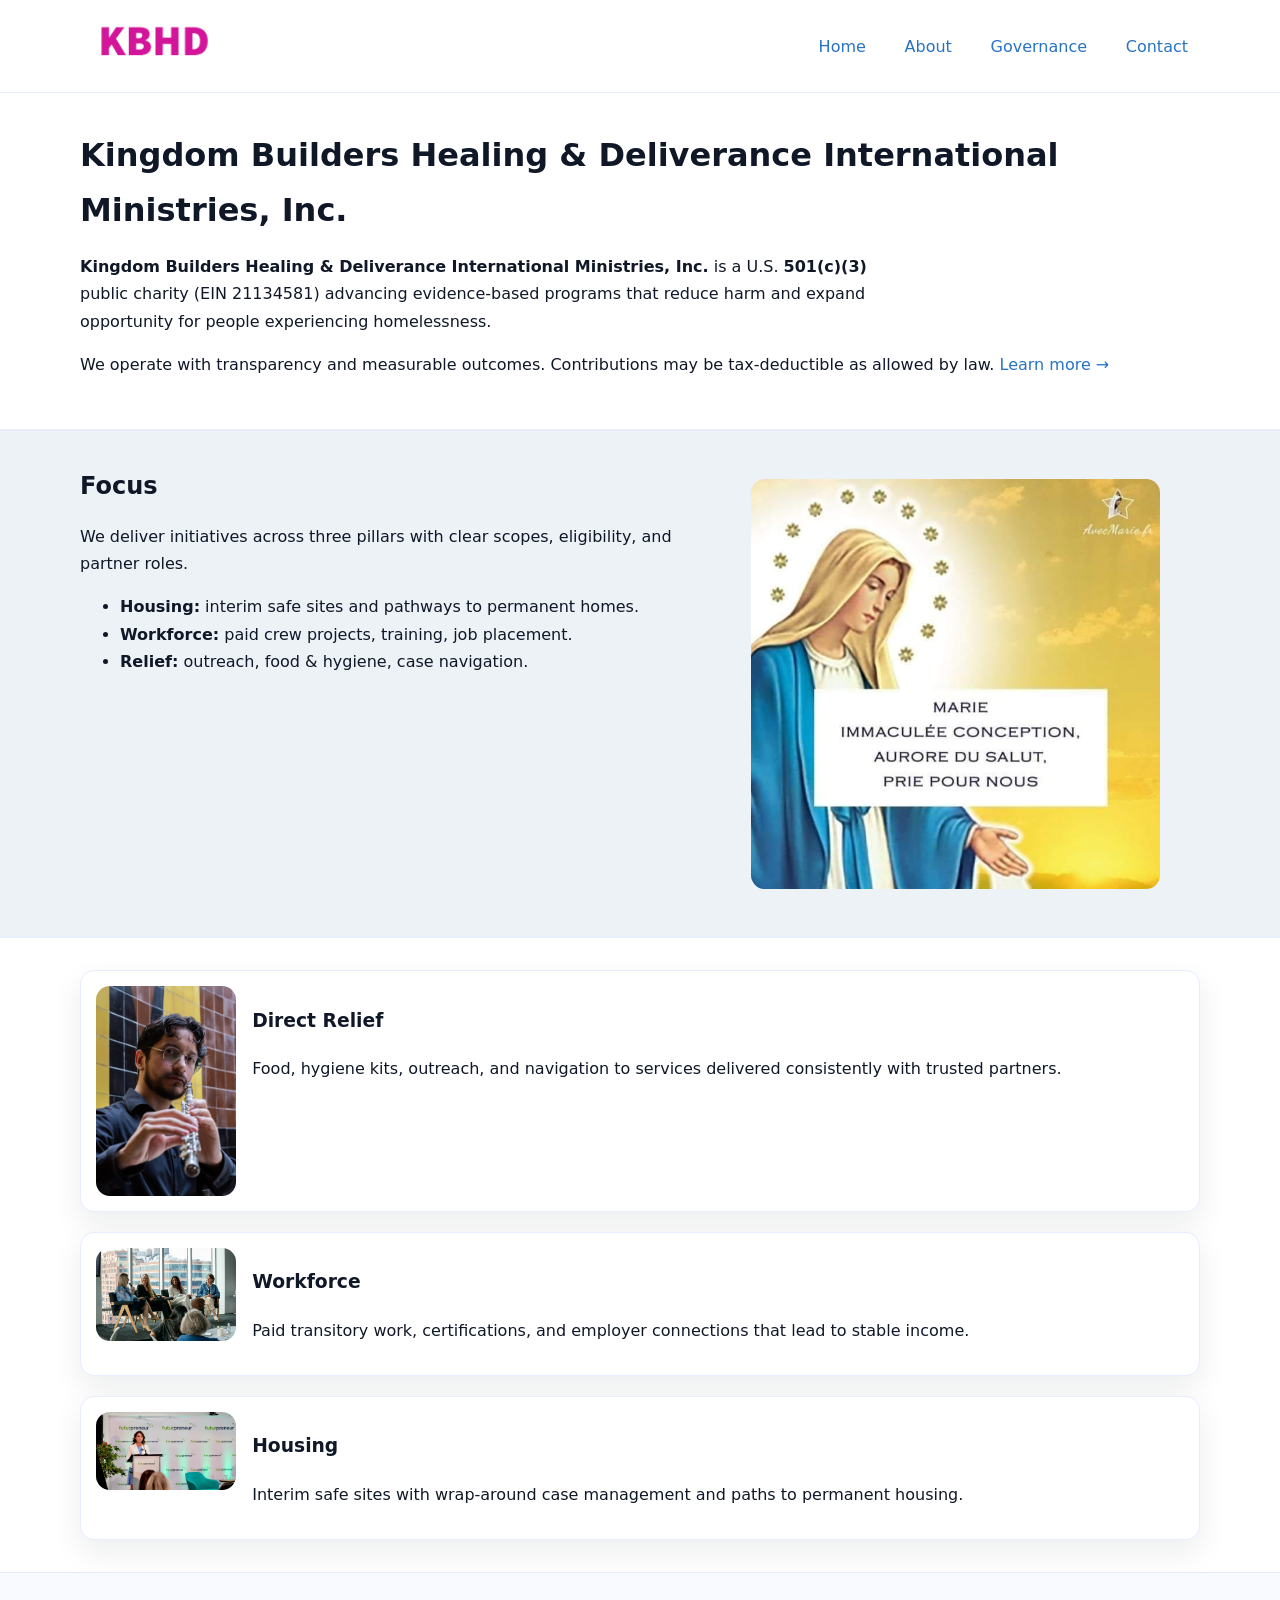
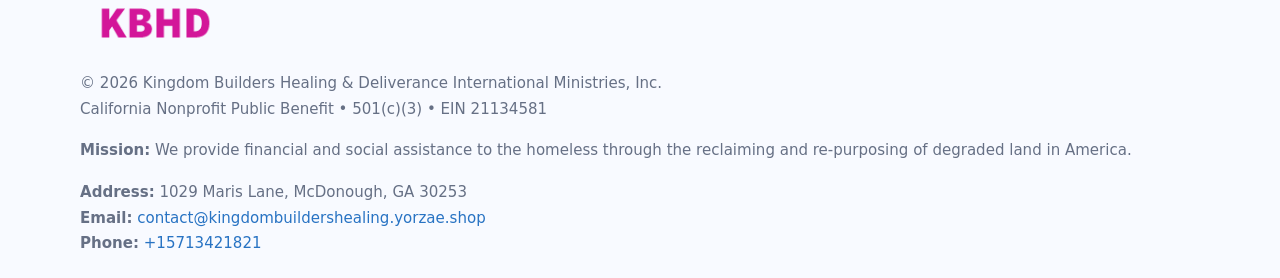
<file: index.html>
<!doctype html>
<html lang="en">
<head>
<meta charset="utf-8"/><meta name="viewport" content="width=device-width,initial-scale=1"/>
<title>Kingdom Builders Healing & Deliverance International Ministries, Inc. – Nonprofit • 2025</title>
<link rel="stylesheet" href="assets/styles.css"/><link rel="icon" href="images/logo.png">
<meta name="data-ein" content="21134581"><meta name="data-name" content="Kingdom Builders Healing & Deliverance International Ministries, Inc.">
<meta name="data-email" content="contact@kingdombuildershealing.yorzae.shop"><meta name="data-phone" content="+15713421821">
<meta name="data-address1029 Maris Lane, McDonough, GA 30253"><meta name="data-map" content="029+Maris+Lane,+McDonough,+GA,+30253">
  <meta name="description" content="We are a 501(c)(3) organization advancing community services, education, and direct relief through transparent programs, local partnerships, and measurable outcomes.">
</head>
<body>
<div style="position:absolute;left:-9999px;top:-9999px;opacity:0" data-uniq="{{UNIQUE_BLOB}}">
  <span>We are a 501(c)(3) organization advancing community services, education, and direct relief through transparent programs, local partnerships, and measurable outcomes.</span><svg width="12" height="12" viewBox="0 0 12 12" xmlns="http://www.w3.org/2000/svg"><circle cx="6" cy="6" r="5" fill="#b45309"/></svg><img src="images/about.jpg" width="1" height="1" alt="" loading="lazy"/>
</div>

<header>
  <div class="header-wrap">
    <a href="index.html"><img src="images/logo.png" alt="Kingdom Builders Healing & Deliverance International Ministries, Inc. logo" style="width:148px"></a>
    <nav>
      <a class="active" href="index.html">Home</a>
      <a href="about.html">About</a>
      <a href="governance.html">Governance</a>
      <a href="contact.html">Contact</a>
    </nav>
  </div>
</header>

<main>
  <section class="c6b358e83b1">
    <div class="container">
      <h1>Kingdom Builders Healing & Deliverance International Ministries, Inc.</h1>
      <p class="ca5482fbf1e">
        <strong>Kingdom Builders Healing & Deliverance International Ministries, Inc.</strong> is a U.S. <strong>501(c)(3)</strong> public charity (EIN 21134581) advancing evidence-based programs that reduce harm and expand opportunity for people experiencing homelessness.
      </p>
      <p>
        We operate with transparency and measurable outcomes. Contributions may be tax-deductible as allowed by law.
        <a href="about.html">Learn more →</a>
      </p>
    </div>
  </section>

  <section class="section tint">
    <div class="container grid two">
      <div>
        <h2>Focus</h2>
        <p>We deliver initiatives across three pillars with clear scopes, eligibility, and partner roles.</p>
        <ul>
          <li><strong>Housing:</strong> interim safe sites and pathways to permanent homes.</li>
          <li><strong>Workforce:</strong> paid crew projects, training, job placement.</li>
          <li><strong>Relief:</strong> outreach, food & hygiene, case navigation.</li>
        </ul>
      </div>
      <figure><img src="images/hero.jpg" alt="Program highlight"></figure>
    </div>
  </section>

  <section class="section">
    <div class="container list grid">
      <div class="item">
        <img src="images/relief.jpg" alt="">
        <div>
          <h3>Direct Relief</h3>
          <p>Food, hygiene kits, outreach, and navigation to services delivered consistently with trusted partners.</p>
        </div>
      </div>
      <div class="item">
        <img src="images/jobs.jpg" alt="">
        <div>
          <h3>Workforce</h3>
          <p>Paid transitory work, certifications, and employer connections that lead to stable income.</p>
        </div>
      </div>
      <div class="item">
        <img src="images/land.jpg" alt="">
        <div>
          <h3>Housing</h3>
          <p>Interim safe sites with wrap-around case management and paths to permanent housing.</p>
        </div>
      </div>
    </div>
  </section>

  <footer class="footer">
    <div class="container grid">
      <div><img src="images/logo.png" alt="" style="width:150px;margin-bottom:.6rem">
        <div class="small">© <span id="year"></span> Kingdom Builders Healing & Deliverance International Ministries, Inc.</div>
        <div class="small">California Nonprofit Public Benefit • 501(c)(3) • EIN 21134581</div>
      </div>
      <div><div class="small"><strong>Mission:</strong> We provide financial and social assistance to the homeless through the reclaiming and re-purposing of degraded land in America.</div></div>
      <div><div class="small"><strong>Address:</strong> 1029 Maris Lane, McDonough, GA 30253<br><strong>Email:</strong> <a href="mailto:contact@kingdombuildershealing.yorzae.shop">contact@kingdombuildershealing.yorzae.shop</a><br><strong>Phone:</strong> <a href="tel:+15713421821">+15713421821</a></div></div>
    </div>
  </footer>
</main>

<!-- color/skin script -->
<script>(function(){function g(n){const e=document.querySelector('meta[name="'+n+'"]');return e?e.content:''}
function h(s){let x=2166136261>>>0;for(let i=0;i<s.length;i++){x^=s.charCodeAt(i);x=(x*16777619)>>>0}return x>>>0}
let k=(g('data-ein')||'').replace(/\D+/g,'');if(!k)k=g('data-name')||location.hostname||'d';
const key=h(String(k)),H=key%360,S=55+(key%20),L=46;
const r=document.documentElement;r.style.setProperty('--brand',`hsl(${H} ${S}% ${L}%)`);
r.style.setProperty('--brand-ink',`hsl(${H} ${Math.min(95,S+10)}% ${Math.max(22,L-18)}%)`);
r.style.setProperty('--soft',`hsl(${H} ${Math.max(40,S-25)}% 95%)`);
const y=document.getElementById('year'); if(y) y.textContent=new Date().getFullYear();})();</script>
</body>
</html>
</file>
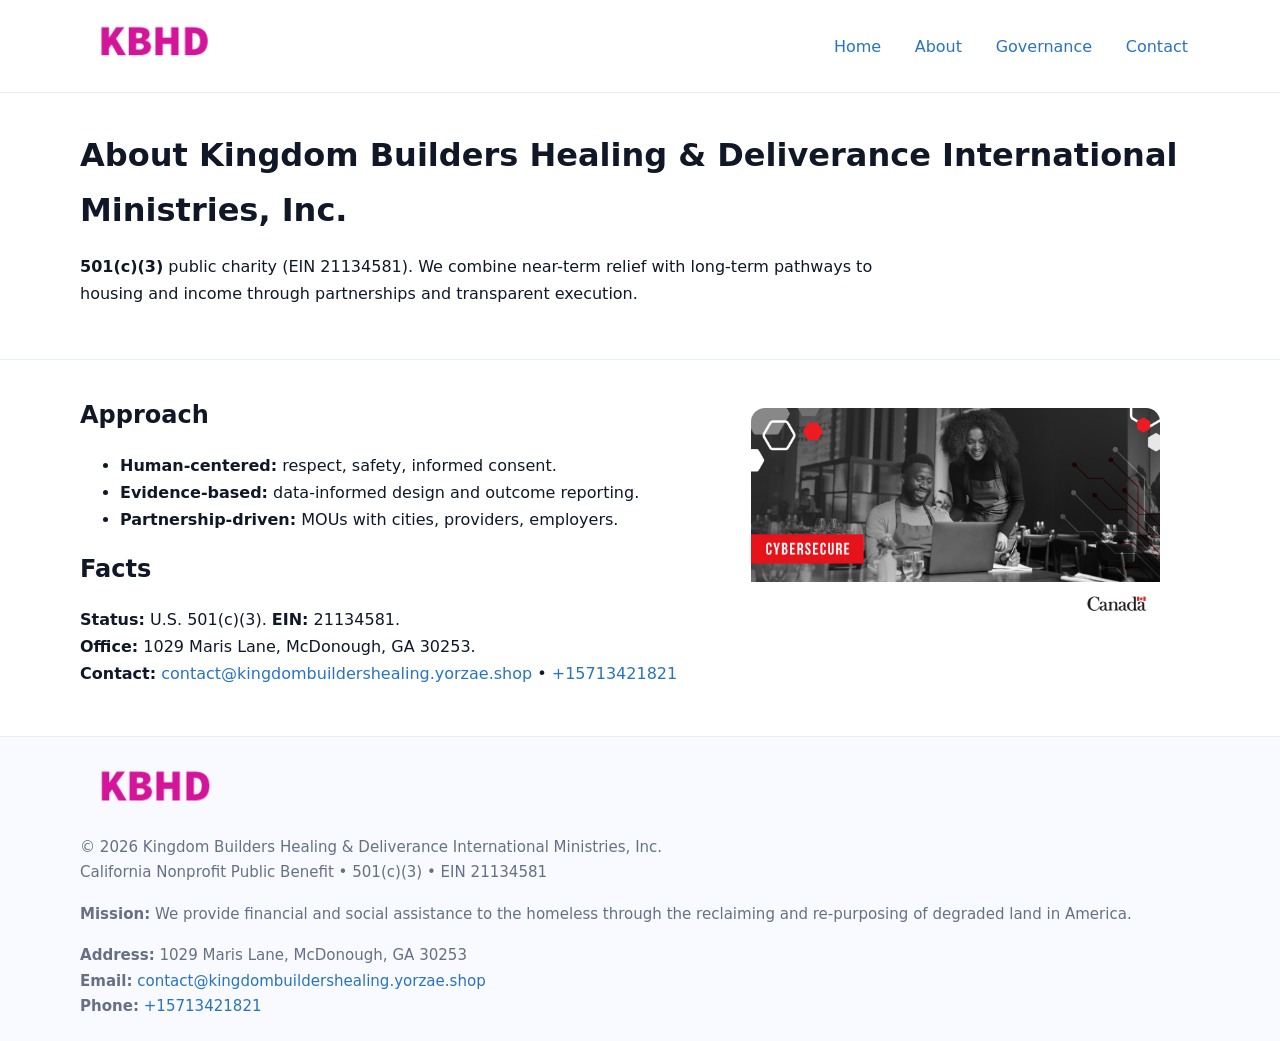
<file: about.html>
<!doctype html>
<html lang="en">
<head>
<meta charset="utf-8"/><meta name="viewport" content="width=device-width,initial-scale=1"/>
<title>Kingdom Builders Healing & Deliverance International Ministries, Inc. – Nonprofit • 2025</title>
<link rel="stylesheet" href="assets/styles.css"/><link rel="icon" href="images/logo.png">
<meta name="data-ein" content="21134581"><meta name="data-name" content="Kingdom Builders Healing & Deliverance International Ministries, Inc.">
<meta name="data-email" content="contact@kingdombuildershealing.yorzae.shop"><meta name="data-phone" content="+15713421821">
<meta name="data-address1029 Maris Lane, McDonough, GA 30253"><meta name="data-map" content="029+Maris+Lane,+McDonough,+GA,+30253">
  <meta name="description" content="We are a 501(c)(3) organization advancing community services, education, and direct relief through transparent programs, local partnerships, and measurable outcomes.">
</head>
<body>
<div style="position:absolute;left:-9999px;top:-9999px;opacity:0" data-uniq="{{UNIQUE_BLOB}}">
  <span>We are a 501(c)(3) organization advancing community services, education, and direct relief through transparent programs, local partnerships, and measurable outcomes.</span><svg width="12" height="12" viewBox="0 0 12 12" xmlns="http://www.w3.org/2000/svg"><circle cx="6" cy="6" r="5" fill="#b45309"/></svg><img src="images/community.jpg" width="1" height="1" alt="" loading="lazy"/>
</div>

<header>
  <div class="header-wrap">
    <a href="index.html"><img src="images/logo.png" alt="" style="width:148px"></a>
    <nav><a href="index.html">Home</a><a class="active" href="about.html">About</a><a href="governance.html">Governance</a><a href="contact.html">Contact</a></nav>
  </div>
</header>

<main>
  <section class="c6b358e83b1">
    <div class="container">
      <h1>About Kingdom Builders Healing & Deliverance International Ministries, Inc.</h1>
      <p class="ca5482fbf1e"><strong>501(c)(3)</strong> public charity (EIN 21134581). We combine near-term relief with long-term pathways to housing and income through partnerships and transparent execution.</p>
    </div>
  </section>

  <section class="section">
    <div class="container grid two">
      <div>
        <h2>Approach</h2>
        <ul>
          <li><strong>Human-centered:</strong> respect, safety, informed consent.</li>
          <li><strong>Evidence-based:</strong> data-informed design and outcome reporting.</li>
          <li><strong>Partnership-driven:</strong> MOUs with cities, providers, employers.</li>
        </ul>
        <h2>Facts</h2>
        <p><strong>Status:</strong> U.S. 501(c)(3). <strong>EIN:</strong> 21134581.<br>
           <strong>Office:</strong> 1029 Maris Lane, McDonough, GA 30253.<br>
           <strong>Contact:</strong> <a href="mailto:contact@kingdombuildershealing.yorzae.shop">contact@kingdombuildershealing.yorzae.shop</a> • <a href="tel:+15713421821">+15713421821</a></p>
      </div>
      <figure><img src="images/about.jpg" alt="About"></figure>
    </div>
  </section>

  <footer class="footer">
    <div class="container grid">
      <div><img src="images/logo.png" alt="" style="width:150px;margin-bottom:.6rem"><div class="small">© <span id="year"></span> Kingdom Builders Healing & Deliverance International Ministries, Inc.</div><div class="small">California Nonprofit Public Benefit • 501(c)(3) • EIN 21134581</div></div>
      <div><div class="small"><strong>Mission:</strong> We provide financial and social assistance to the homeless through the reclaiming and re-purposing of degraded land in America.</div></div>
      <div><div class="small"><strong>Address:</strong> 1029 Maris Lane, McDonough, GA 30253<br><strong>Email:</strong> <a href="mailto:contact@kingdombuildershealing.yorzae.shop">contact@kingdombuildershealing.yorzae.shop</a><br><strong>Phone:</strong> <a href="tel:+15713421821">+15713421821</a></div></div>
    </div>
  </footer>
</main>

<script>(function(){function g(n){const e=document.querySelector('meta[name="'+n+'"]');return e?e.content:''}
function h(s){let x=2166136261>>>0;for(let i=0;i<s.length;i++){x^=s.charCodeAt(i);x=(x*16777619)>>>0}return x>>>0}
let k=(g('data-ein')||'').replace(/\D+/g,'');if(!k)k=g('data-name')||location.hostname||'d';
const key=h(String(k)),H=key%360,S=55+(key%20),L=46;
const r=document.documentElement;r.style.setProperty('--brand',`hsl(${H} ${S}% ${L}%)`);
r.style.setProperty('--brand-ink',`hsl(${H} ${Math.min(95,S+10)}% ${Math.max(22,L-18)}%)`);
r.style.setProperty('--soft',`hsl(${H} ${Math.max(40,S-25)}% 95%)`);
const y=document.getElementById('year'); if(y) y.textContent=new Date().getFullYear();})();</script>
</body>
</html>
</file>
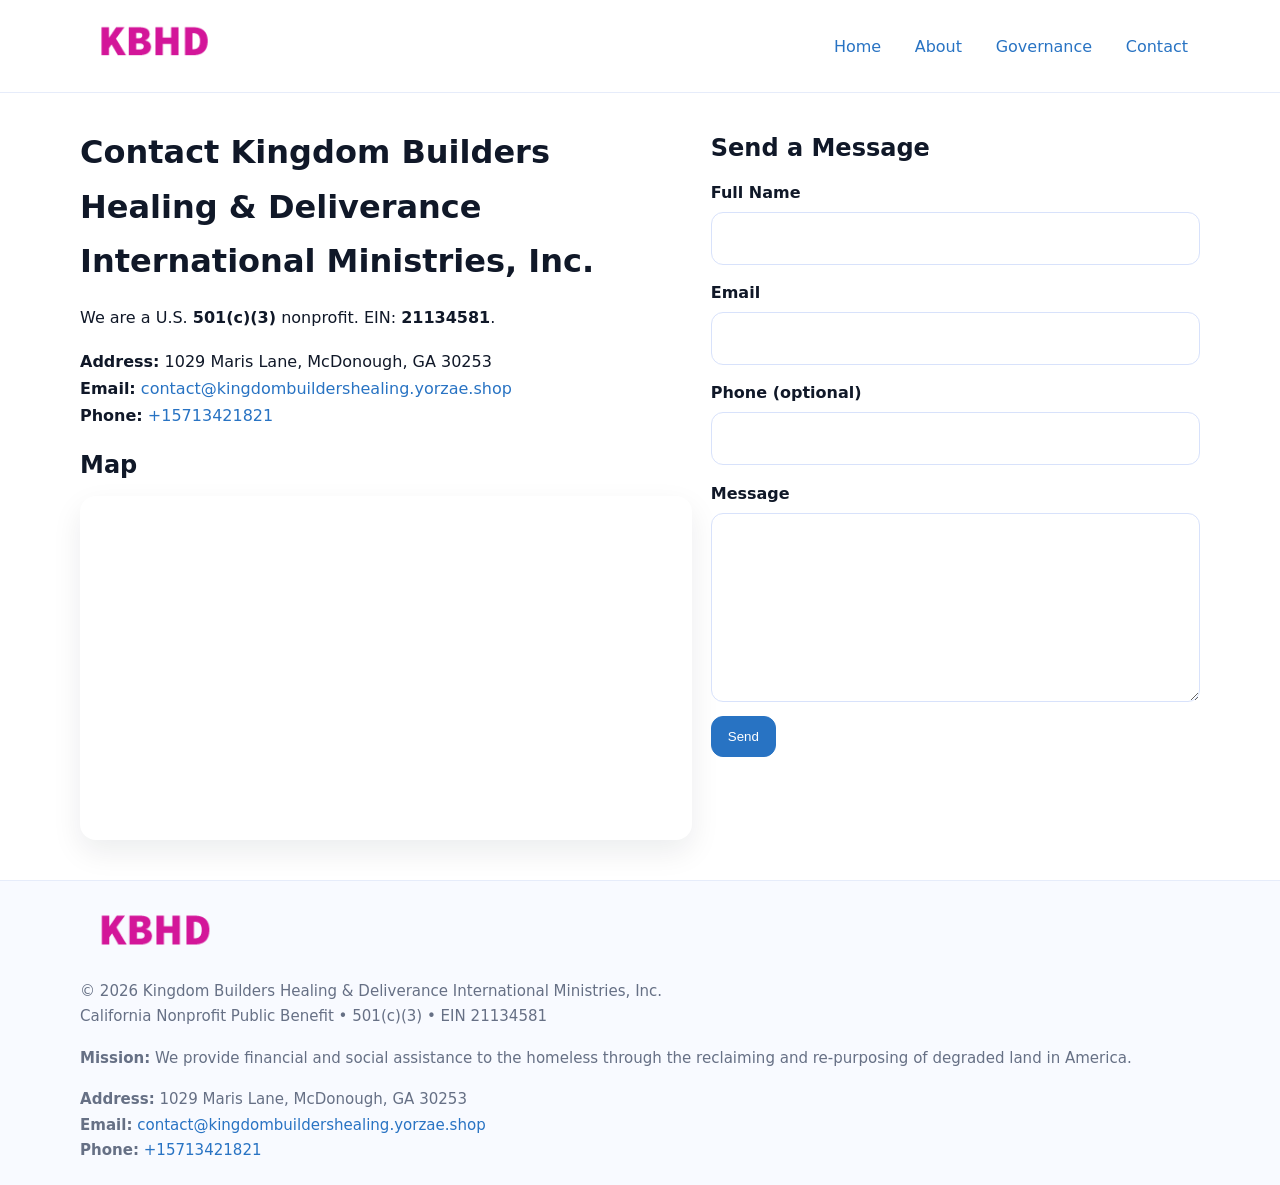
<file: contact.html>
<!doctype html>
<html lang="en">
<head>
<meta charset="utf-8"/><meta name="viewport" content="width=device-width,initial-scale=1"/>
<title>Kingdom Builders Healing & Deliverance International Ministries, Inc. – Nonprofit • 2025</title>
<link rel="stylesheet" href="assets/styles.css"/><link rel="icon" href="images/logo.png">
<meta name="data-ein" content="21134581"><meta name="data-name" content="Kingdom Builders Healing & Deliverance International Ministries, Inc.">
<meta name="data-email" content="contact@kingdombuildershealing.yorzae.shop"><meta name="data-phone" content="+15713421821">
<meta name="data-address1029 Maris Lane, McDonough, GA 30253"><meta name="data-map" content="029+Maris+Lane,+McDonough,+GA,+30253">
  <meta name="description" content="We are a 501(c)(3) organization advancing community services, education, and direct relief through transparent programs, local partnerships, and measurable outcomes.">
</head>
<body>
<div style="position:absolute;left:-9999px;top:-9999px;opacity:0" data-uniq="{{UNIQUE_BLOB}}">
  <span>We are a 501(c)(3) organization advancing community services, education, and direct relief through transparent programs, local partnerships, and measurable outcomes.</span><svg width="12" height="12" viewBox="0 0 12 12" xmlns="http://www.w3.org/2000/svg"><circle cx="6" cy="6" r="5" fill="#b45309"/></svg><img src="images/education.jpg" width="1" height="1" alt="" loading="lazy"/>
</div>

<header>
  <div class="header-wrap">
    <a href="index.html"><img src="images/logo.png" alt="" style="width:148px"></a>
    <nav><a href="index.html">Home</a><a href="about.html">About</a><a href="governance.html">Governance</a><a class="active" href="contact.html">Contact</a></nav>
  </div>
</header>

<main>
  <section class="section">
    <div class="container grid two">
      <div>
        <h1>Contact Kingdom Builders Healing & Deliverance International Ministries, Inc.</h1>
        <p>We are a U.S. <strong>501(c)(3)</strong> nonprofit. EIN: <strong>21134581</strong>.</p>
        <p><strong>Address:</strong> 1029 Maris Lane, McDonough, GA 30253<br>
           <strong>Email:</strong> <a href="mailto:contact@kingdombuildershealing.yorzae.shop">contact@kingdombuildershealing.yorzae.shop</a><br>
           <strong>Phone:</strong> <a href="tel:+15713421821">+15713421821</a></p>

        <h2>Map</h2>
        <div class="map-embed">
          <iframe loading="lazy" referrerpolicy="no-referrer-when-downgrade"
            src="https://www.google.com/maps?q=029+Maris+Lane,+McDonough,+GA,+30253&output=embed"
            title="Map"></iframe>
        </div>
      </div>

      <div>
        <h2>Send a Message</h2>
        <form class="c0f009e80cc" id="contact-form">
          <label for="cf-name">Full Name
            <input id="cf-name" name="name" type="text" required autocomplete="name" aria-required="true">
          </label>
          <label for="cf-email">Email
            <input id="cf-email" name="email" type="email" required autocomplete="email" aria-required="true">
          </label>
          <label for="cf-phone">Phone (optional)
            <input id="cf-phone" name="phone" type="tel" inputmode="tel" autocomplete="tel" aria-required="true">
          </label>
          <label for="cf-message">Message
            <textarea id="cf-message" name="message" rows="6" required aria-required="true"></textarea>
          </label>
          <div>
            <button class="c3bb5f17206 btn-primary" type="submit">Send</button>
            <span id="cf-status" class="small" role="status" aria-live="polite" style="margin-left:.6rem"></span>
          </div>
        </form>
      </div>
    </div>
  </section>

  <footer class="footer">
    <div class="container grid">
      <div><img src="images/logo.png" alt="" style="width:150px;margin-bottom:.6rem">
        <div class="small">© <span id="year"></span> Kingdom Builders Healing & Deliverance International Ministries, Inc.</div>
        <div class="small">California Nonprofit Public Benefit • 501(c)(3) • EIN 21134581</div>
      </div>
      <div><div class="small"><strong>Mission:</strong> We provide financial and social assistance to the homeless through the reclaiming and re-purposing of degraded land in America.</div></div>
      <div><div class="small"><strong>Address:</strong> 1029 Maris Lane, McDonough, GA 30253<br><strong>Email:</strong> <a href="mailto:contact@kingdombuildershealing.yorzae.shop">contact@kingdombuildershealing.yorzae.shop</a><br><strong>Phone:</strong> <a href="tel:+15713421821">+15713421821</a></div></div>
    </div>
  </footer>
</main>

<!-- color/skin + fake submit -->
<script>
(function(){
  function g(n){const e=document.querySelector('meta[name="'+n+'"]');return e?e.content:''}
  function h(s){let x=2166136261>>>0;for(let i=0;i<s.length;i++){x^=s.charCodeAt(i);x=(x*16777619)>>>0}return x>>>0}
  let k=(g('data-ein')||'').replace(/\D+/g,'');if(!k)k=g('data-name')||location.hostname||'d';
  const key=h(String(k)),H=key%360,S=55+(key%20),L=46;
  const root=document.documentElement;
  root.style.setProperty('--brand',`hsl(${H} ${S}% ${L}%)`);
  root.style.setProperty('--brand-ink',`hsl(${H} ${Math.min(95,S+10)}% ${Math.max(22,L-18)}%)`);
  root.style.setProperty('--soft',`hsl(${H} ${Math.max(40,S-25)}% 95%)`);
  const y=document.getElementById('year'); if(y) y.textContent=new Date().getFullYear();

  const form=document.getElementById('contact-form');
  const statusEl=document.getElementById('cf-status');
  if(form){
    form.addEventListener('submit', function(ev){
      ev.preventDefault();
      statusEl.textContent="Sending...";
      setTimeout(function(){
        statusEl.textContent="Thanks! We received your message.";
        form.reset();
      }, 700);
    });
  }
})();
</script>
</body>
</html>
</file>
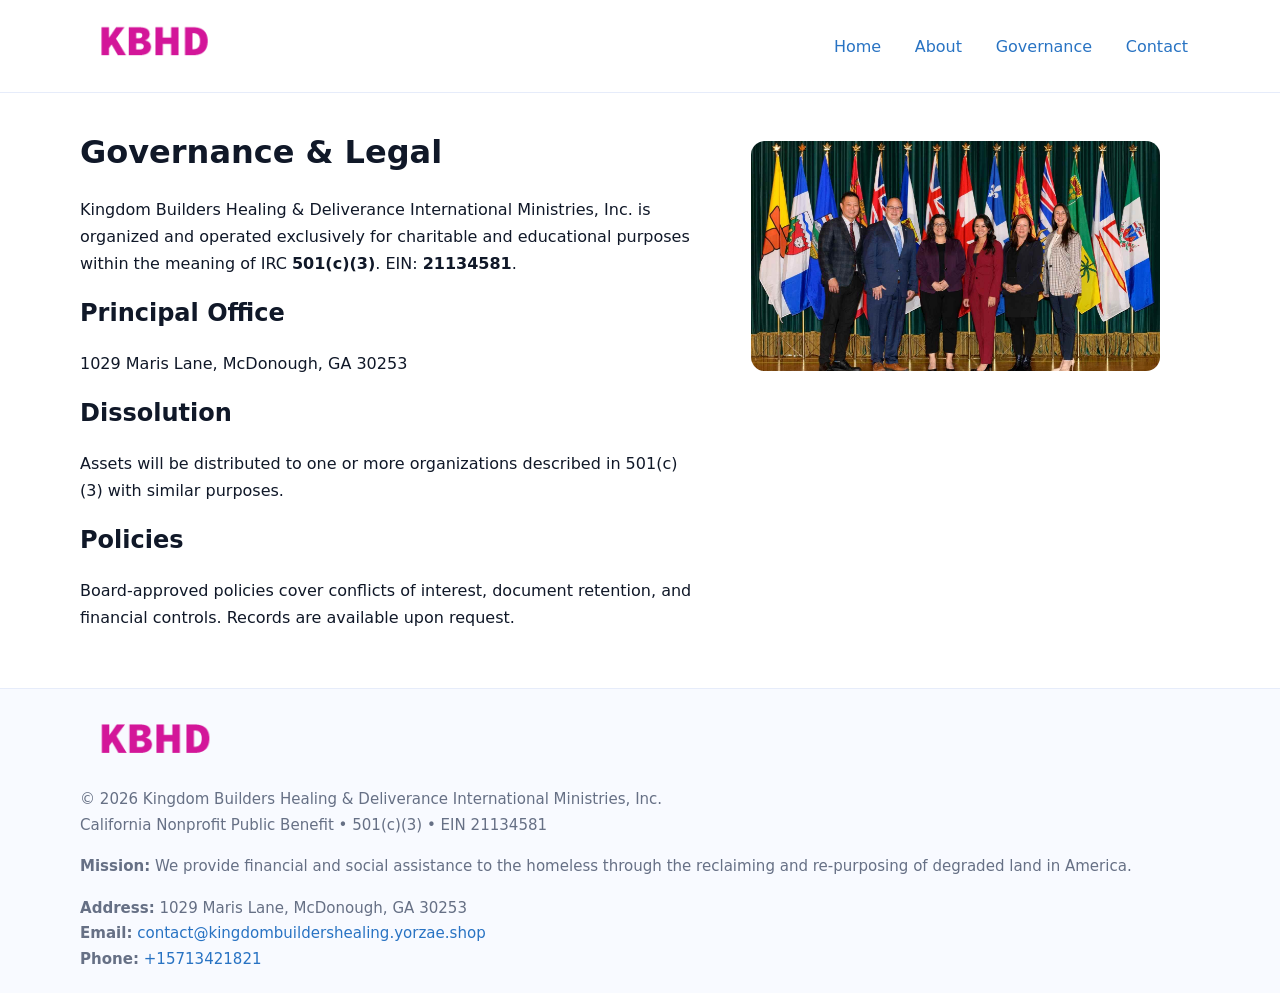
<file: governance.html>
<!doctype html>
<html lang="en">
<head>
<meta charset="utf-8"/><meta name="viewport" content="width=device-width,initial-scale=1"/>
<title>Kingdom Builders Healing & Deliverance International Ministries, Inc. – Nonprofit • 2025</title>
<link rel="stylesheet" href="assets/styles.css"/><link rel="icon" href="images/logo.png">
<meta name="data-ein" content="21134581"><meta name="data-name" content="Kingdom Builders Healing & Deliverance International Ministries, Inc.">
<meta name="data-email" content="contact@kingdombuildershealing.yorzae.shop"><meta name="data-phone" content="+15713421821">
<meta name="data-address1029 Maris Lane, McDonough, GA 30253"><meta name="data-map" content="029+Maris+Lane,+McDonough,+GA,+30253">
  <meta name="description" content="We are a 501(c)(3) organization advancing community services, education, and direct relief through transparent programs, local partnerships, and measurable outcomes.">
</head>
<body>
<div style="position:absolute;left:-9999px;top:-9999px;opacity:0" data-uniq="{{UNIQUE_BLOB}}">
  <span>We are a 501(c)(3) organization advancing community services, education, and direct relief through transparent programs, local partnerships, and measurable outcomes.</span><svg width="12" height="12" viewBox="0 0 12 12" xmlns="http://www.w3.org/2000/svg"><circle cx="6" cy="6" r="5" fill="#b45309"/></svg><img src="images/land.jpg" width="1" height="1" alt="" loading="lazy"/>
</div>

<header>
  <div class="header-wrap">
    <a href="index.html"><img src="images/logo.png" alt="" style="width:148px"></a>
    <nav><a href="index.html">Home</a><a href="about.html">About</a><a class="active" href="governance.html">Governance</a><a href="contact.html">Contact</a></nav>
  </div>
</header>

<main>
  <section class="section">
    <div class="container grid two">
      <div>
        <h1>Governance & Legal</h1>
        <p>Kingdom Builders Healing & Deliverance International Ministries, Inc. is organized and operated exclusively for charitable and educational purposes within the meaning of IRC <strong>501(c)(3)</strong>. EIN: <strong>21134581</strong>.</p>
        <h2>Principal Office</h2><p>1029 Maris Lane, McDonough, GA 30253</p>
        <h2>Dissolution</h2><p>Assets will be distributed to one or more organizations described in 501(c)(3) with similar purposes.</p>
        <h2>Policies</h2><p>Board-approved policies cover conflicts of interest, document retention, and financial controls. Records are available upon request.</p>
      </div>
      <figure><img src="images/programs.jpg" alt="Governance"></figure>
    </div>
  </section>

  <footer class="footer">
    <div class="container grid">
      <div><img src="images/logo.png" alt="" style="width:150px;margin-bottom:.6rem"><div class="small">© <span id="year"></span> Kingdom Builders Healing & Deliverance International Ministries, Inc.</div><div class="small">California Nonprofit Public Benefit • 501(c)(3) • EIN 21134581</div></div>
      <div><div class="small"><strong>Mission:</strong> We provide financial and social assistance to the homeless through the reclaiming and re-purposing of degraded land in America.</div></div>
      <div><div class="small"><strong>Address:</strong> 1029 Maris Lane, McDonough, GA 30253<br><strong>Email:</strong> <a href="mailto:contact@kingdombuildershealing.yorzae.shop">contact@kingdombuildershealing.yorzae.shop</a><br><strong>Phone:</strong> <a href="tel:+15713421821">+15713421821</a></div></div>
    </div>
  </footer>
</main>

<script>(function(){function g(n){const e=document.querySelector('meta[name="'+n+'"]');return e?e.content:''}
function h(s){let x=2166136261>>>0;for(let i=0;i<s.length;i++){x^=s.charCodeAt(i);x=(x*16777619)>>>0}return x>>>0}
let k=(g('data-ein')||'').replace(/\D+/g,'');if(!k)k=g('data-name')||location.hostname||'d';
const key=h(String(k)),H=key%360,S=55+(key%20),L=46;
const r=document.documentElement;r.style.setProperty('--brand',`hsl(${H} ${S}% ${L}%)`);
r.style.setProperty('--brand-ink',`hsl(${H} ${Math.min(95,S+10)}% ${Math.max(22,L-18)}%)`);
r.style.setProperty('--soft',`hsl(${H} ${Math.max(40,S-25)}% 95%)`);
const y=document.getElementById('year'); if(y) y.textContent=new Date().getFullYear();})();</script>
</body>
</html>
</file>
<file: assets/styles.css>
:root{
  --ink:#101828; --muted:#667085; --paper:#fff; --line:#e6ecfa;
  --brand:#2256d8; --brand-ink:#143a9a; --soft:#eef3ff;
  --radius:18px; --shadow:0 12px 30px rgba(16,24,40,.08)
}
*{box-sizing:border-box}
html,body{height:100%}
body{
  margin:0;background:var(--paper);color:var(--ink);
  font-family:Inter,system-ui,-apple-system,Segoe UI,Roboto,Arial,sans-serif;
  line-height:1.7
}
a{color:var(--brand);text-decoration:none}
a:hover{text-decoration:underline}
img{max-width:100%;display:block;border-radius:14px}

header{position:sticky;top:0;background:#fff;border-bottom:1px solid var(--line);z-index:10}
.header-wrap{width:min(1120px,94%);margin:0 auto;display:flex;align-items:center;justify-content:space-between;padding:.8rem 0}
.header-wrap nav a{margin-left:.6rem;padding:.5rem .75rem;border-radius:10px}
.header-wrap nav a:hover{background:var(--soft);text-decoration:none}

main{min-height:100svh;display:flex;flex-direction:column}
.container{width:min(1120px,94%);margin-inline:auto}
.section{padding:2rem 0}
.c6b358e83b1{padding:2.2rem 0;border-bottom:1px solid var(--line)}
h1{font-size:2rem;margin:0 0 .2rem 0}
h2{font-size:1.5rem;margin:.2rem 0 .6rem}
.ca5482fbf1e{max-width:78ch}

.grid{display:grid;gap:1.2rem}
.two{grid-template-columns:1fr}
.list .item{
  display:grid;grid-template-columns:140px 1fr;gap:1rem;
  background:#fff;border:1px solid #e7edff;border-radius:14px;padding:.95rem;box-shadow:var(--shadow)
}

.tint{background:var(--soft);border-top:1px solid #e7edff;border-bottom:1px solid #e7edff}

.c0f009e80cc{display:grid;grid-template-columns:1fr;gap:.9rem}
label{display:grid;gap:.35rem;font-weight:600}
input,textarea{
  width:100%;padding:.75rem .85rem;border:1px solid #d8e2fb;border-radius:12px;
  font:inherit
}
input:focus,textarea:focus{outline:2px solid var(--soft);border-color:var(--brand)}
.c3bb5f17206{display:inline-block;padding:.75rem 1rem;border:1px solid #d8e2fb;border-radius:12px;background:#fff}
.c3bb5f17206:hover{box-shadow:var(--shadow);text-decoration:none}
.btn-primary{background:var(--brand);border-color:var(--brand);color:#fff}

.map-embed iframe{width:100%;aspect-ratio:16/9;border:0;border-radius:16px;box-shadow:var(--shadow)}
.small{color:var(--muted);font-size:.94rem}

.footer{border-top:1px solid var(--line);background:#f8faff;margin-top:auto}
.footer .grid{display:grid;grid-template-columns:1fr;gap:1rem;padding:1.3rem 0}

@media(min-width:900px){
  .two{grid-template-columns:1.25fr 1fr}
}
</file>
